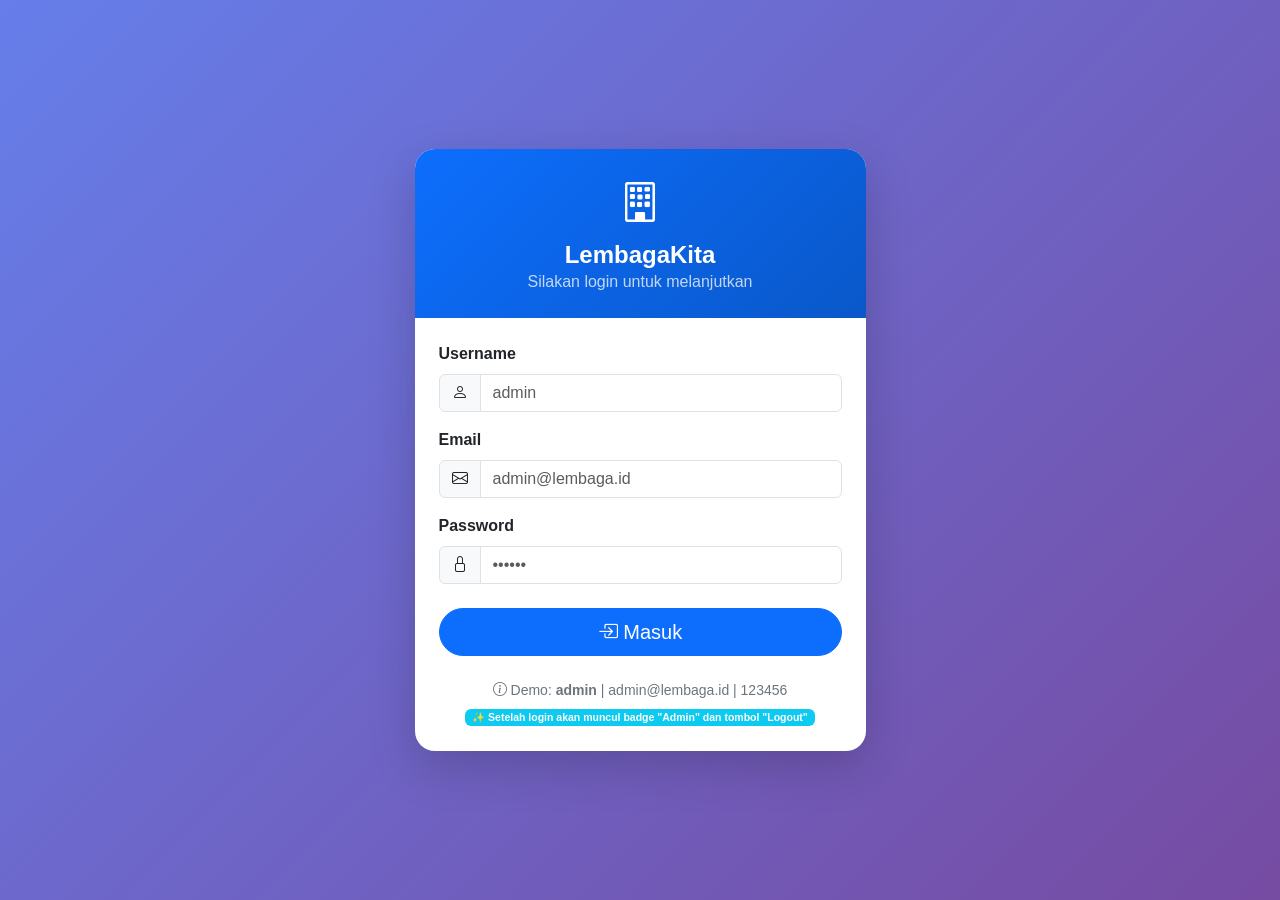
<file: login.html>
<!DOCTYPE html>
<html lang="id">
<head>
    <meta charset="UTF-8">
    <meta name="viewport" content="width=device-width, initial-scale=1.0">
    <title>Login | LembagaKita</title>
    <link href="https://cdn.jsdelivr.net/npm/bootstrap@5.3.0-alpha1/dist/css/bootstrap.min.css" rel="stylesheet">
    <link rel="stylesheet" href="https://cdn.jsdelivr.net/npm/bootstrap-icons@1.11.3/font/bootstrap-icons.min.css">
    <link rel="stylesheet" href="css/style.css">
    <style>
        .login-card {
            border-radius: 20px;
            overflow: hidden;
        }
        .login-header {
            background: linear-gradient(135deg, #0d6efd, #0a58ca);
        }
        body {
            background: linear-gradient(135deg, #667eea 0%, #764ba2 100%);
            min-height: 100vh;
        }
        .card {
            backdrop-filter: blur(10px);
        }
    </style>
</head>
<body>

<div class="container">
    <div class="row justify-content-center min-vh-100 align-items-center">
        <div class="col-md-5">
            <div class="card login-card shadow-lg border-0">
                <div class="login-header text-white text-center py-4">
                    <i class="bi bi-building fs-1"></i>
                    <h3 class="mb-0 mt-2">LembagaKita</h3>
                    <p class="mb-0 opacity-75">Silakan login untuk melanjutkan</p>
                </div>
                <div class="card-body p-4">
                    <form id="loginForm">
                        <div class="mb-3">
                            <label class="form-label fw-semibold">Username</label>
                            <div class="input-group">
                                <span class="input-group-text bg-light"><i class="bi bi-person"></i></span>
                                <input type="text" class="form-control" id="loginUsername" placeholder="admin" required>
                            </div>
                        </div>
                        <div class="mb-3">
                            <label class="form-label fw-semibold">Email</label>
                            <div class="input-group">
                                <span class="input-group-text bg-light"><i class="bi bi-envelope"></i></span>
                                <input type="email" class="form-control" id="loginEmail" placeholder="admin@lembaga.id" required>
                            </div>
                        </div>
                        <div class="mb-4">
                            <label class="form-label fw-semibold">Password</label>
                            <div class="input-group">
                                <span class="input-group-text bg-light"><i class="bi bi-lock"></i></span>
                                <input type="password" class="form-control" id="loginPassword" placeholder="••••••" required>
                            </div>
                        </div>
                        <button type="submit" class="btn btn-primary btn-lg w-100 rounded-pill">
                            <i class="bi bi-box-arrow-in-right"></i> Masuk
                        </button>
                        <div id="loginError" class="alert alert-danger mt-3 d-none">
                            Login gagal! Gunakan: admin / admin@lembaga.id / 123456
                        </div>
                    </form>
                    <div class="mt-4 text-center small text-secondary">
                        <i class="bi bi-info-circle"></i> Demo: <strong>admin</strong> | admin@lembaga.id | 123456
                        <br>
                        <span class="badge bg-info mt-2">✨ Setelah login akan muncul badge "Admin" dan tombol "Logout"</span>
                    </div>
                </div>
            </div>
        </div>
    </div>
</div>

<script src="https://code.jquery.com/jquery-3.7.1.min.js"></script>
<script src="https://cdn.jsdelivr.net/npm/bootstrap@5.3.0-alpha1/dist/js/bootstrap.bundle.min.js"></script>

<script>
    $(document).ready(function() {
        // Cek apakah sudah login, jika sudah redirect ke index
        if (localStorage.getItem("isLoggedIn") === "true") {
            window.location.href = "index.html";
            return;
        }
        
        $("#loginForm").on("submit", function(e) {
            e.preventDefault();
            
            const username = $("#loginUsername").val().trim();
            const email = $("#loginEmail").val().trim();
            const password = $("#loginPassword").val().trim();
            
            // Debug: lihat input di console
            console.log("Username:", username);
            console.log("Email:", email);
            console.log("Password:", password);
            
            // Validasi login
            if (username === "admin" && email === "admin@lembaga.id" && password === "123456") {
                // Simpan data ke localStorage
                localStorage.setItem("isLoggedIn", "true");
                localStorage.setItem("isAdmin", "true");
                localStorage.setItem("currentUser", JSON.stringify({ 
                    username: username, 
                    email: email, 
                    role: "admin",
                    displayName: "Admin"
                }));
                
                console.log("Login berhasil! Redirecting...");
                
                // Redirect ke halaman index
                window.location.href = "index.html";
            } else {
                // Tampilkan error
                $("#loginError").removeClass("d-none");
                console.log("Login gagal!");
            }
        });
    });
</script>
</body>
</html>
</file>
<file: css/style.css>
/* ======================= RESET & BASE ======================= */
* {
    margin: 0;
    padding: 0;
    box-sizing: border-box;
    font-family: 'Inter', sans-serif;
}

body {
    background: #f4f7fc;
    overflow-x: hidden;
    font-size: 16px;
    line-height: 1.5;
}

/* ======================= ROOT VARIABLES ======================= */
:root {
    --font-size-base: 16px;
    --font-size-sm: 0.875rem;
    --font-size-md: 1rem;
    --font-size-lg: 1.125rem;
    --font-size-xl: 1.25rem;
    --font-size-2xl: 1.5rem;
    --font-size-3xl: 2rem;
    --font-size-4xl: 2.5rem;
    
    --color-primary: #0d6efd;
    --color-primary-dark: #0a58ca;
    --color-success: #198754;
    --color-danger: #dc3545;
    --color-warning: #ffc107;
    --color-dark: #1e2a3a;
    --color-light: #f8f9fa;
    --color-gray: #6c757d;
    --color-gray-light: #e9ecef;
    
    --shadow-sm: 0 2px 4px rgba(0,0,0,0.05);
    --shadow-md: 0 5px 15px rgba(0,0,0,0.08);
    --shadow-lg: 0 10px 30px rgba(0,0,0,0.1);
    --shadow-xl: 0 20px 40px rgba(0,0,0,0.15);
    
    --radius-sm: 8px;
    --radius-md: 12px;
    --radius-lg: 16px;
    --radius-xl: 20px;
    --radius-2xl: 24px;
    --radius-3xl: 32px;
}

/* ======================= TYPOGRAPHY ======================= */
h1 { font-size: var(--font-size-4xl); font-weight: 700; }
h2 { font-size: var(--font-size-3xl); font-weight: 700; }
h3 { font-size: var(--font-size-2xl); font-weight: 600; }
h4 { font-size: var(--font-size-xl); font-weight: 600; }
h5 { font-size: var(--font-size-lg); font-weight: 600; }
h6 { font-size: var(--font-size-md); font-weight: 600; }

/* ======================= LOADING SCREEN ======================= */
.loader-wrapper {
    position: fixed;
    top: 0;
    left: 0;
    width: 100%;
    height: 100%;
    background: linear-gradient(135deg, #667eea, #764ba2);
    display: flex;
    flex-direction: column;
    justify-content: center;
    align-items: center;
    z-index: 9999;
    animation: fadeOut 0.8s ease-out 2s forwards;
}
@keyframes fadeOut {
    to { opacity: 0; visibility: hidden; }
}
.loader {
    width: 60px;
    height: 60px;
    border: 6px solid rgba(255,255,255,0.3);
    border-top: 6px solid white;
    border-radius: 50%;
    animation: spin 1s linear infinite;
}
@keyframes spin {
    0% { transform: rotate(0deg); }
    100% { transform: rotate(360deg); }
}
.loading-text {
    color: white;
    margin-top: 20px;
    font-size: 18px;
    animation: blink 1.5s infinite;
}
@keyframes blink {
    0%, 100% { opacity: 1; }
    50% { opacity: 0.5; }
}

/* ======================= NAVBAR ======================= */
.navbar {
    background: white !important;
    transition: all 0.3s ease;
    padding: 0.75rem 0;
}
.navbar.scrolled {
    box-shadow: var(--shadow-lg);
    padding: 0.5rem 0;
}
.container-fluid {
    padding-left: 30px;
    padding-right: 30px;
}
.navbar-brand {
    font-weight: 800;
    font-size: 1.5rem;
    cursor: pointer;
    transition: transform 0.3s ease;
    white-space: nowrap;
}
.navbar-brand:hover {
    transform: scale(1.02);
}
.brand-icon {
    background: linear-gradient(135deg, var(--color-primary), var(--color-primary-dark));
    padding: 6px 12px;
    border-radius: 14px;
    color: white;
    margin-right: 8px;
    box-shadow: var(--shadow-sm);
    transition: all 0.3s ease;
    display: inline-block;
}
.navbar-brand:hover .brand-icon {
    transform: rotate(5deg) scale(1.05);
}
.nav-link {
    font-weight: 500;
    color: var(--color-dark);
    transition: all 0.3s ease;
    padding: 8px 12px;
    border-radius: var(--radius-sm);
    position: relative;
    white-space: nowrap;
}
.nav-link::after {
    content: '';
    position: absolute;
    bottom: 0;
    left: 50%;
    width: 0;
    height: 2px;
    background: var(--color-primary);
    transition: all 0.3s ease;
    transform: translateX(-50%);
}
.nav-link:hover::after {
    width: 70%;
}
.nav-link:hover {
    background: var(--color-gray-light);
    color: var(--color-primary);
    transform: translateY(-2px);
}
.nav-link i {
    margin-right: 6px;
    transition: transform 0.3s ease;
}
.nav-link:hover i {
    transform: scale(1.1);
}
.nav-link.active {
    color: var(--color-primary);
    font-weight: 600;
}
.nav-link.active::after {
    width: 70%;
}

/* Dropdown */
.dropdown-menu {
    border: none;
    box-shadow: var(--shadow-lg);
    border-radius: var(--radius-md);
    padding: 8px 0;
    margin-top: 8px;
}
.dropdown-menu-end {
    right: 0;
    left: auto;
}
.dropdown-item {
    font-weight: 500;
    padding: 10px 20px;
    transition: all 0.2s ease;
}
.dropdown-item:hover {
    background: var(--color-gray-light);
    color: var(--color-primary);
    transform: translateX(5px);
}
.dropdown-item i {
    margin-right: 8px;
    width: 20px;
    transition: transform 0.2s ease;
}
.dropdown-item:hover i {
    transform: scale(1.1);
}
.dropdown-divider {
    margin: 5px 0;
}

/* Language Selector */
.language-selector {
    display: flex;
    align-items: center;
    gap: 5px;
    margin-left: 15px;
    padding: 5px 10px;
    border-radius: 30px;
    background: var(--color-light);
    cursor: pointer;
    transition: all 0.3s ease;
}
.language-selector:hover {
    background: var(--color-gray-light);
    transform: scale(1.02);
}
.lang-option {
    padding: 5px 10px;
    border-radius: 20px;
    font-size: 0.85rem;
    font-weight: 500;
    transition: all 0.2s ease;
    cursor: pointer;
}
.lang-option:hover {
    background: #dee2e6;
    transform: scale(1.05);
}
.lang-option.active {
    background: var(--color-primary);
    color: white;
}

/* Admin Badge */
.admin-badge {
    background: linear-gradient(135deg, var(--color-primary), var(--color-primary-dark));
    color: white;
    padding: 5px 12px;
    border-radius: 50px;
    font-size: 0.85rem;
    display: inline-flex;
    align-items: center;
    gap: 6px;
    box-shadow: var(--shadow-sm);
}
.admin-badge-link {
    cursor: default !important;
    padding: 8px 12px !important;
}
.logout-btn {
    color: var(--color-danger) !important;
}
.logout-btn:hover {
    background: var(--color-danger) !important;
    color: white !important;
}
.logout-btn:hover::after {
    width: 0;
}

/* Responsive Navbar */
@media (min-width: 992px) {
    .navbar-nav {
        margin-left: auto !important;
    }
}
@media (max-width: 991px) {
    .navbar-brand {
        margin-left: 0;
    }
    .language-selector {
        margin-left: 0;
        margin-top: 10px;
        justify-content: center;
    }
    .navbar-nav {
        padding: 15px 0;
    }
    .nav-link::after {
        display: none;
    }
    .dropdown-menu {
        border: none;
        background: transparent;
        box-shadow: none;
        padding-left: 20px;
    }
    .dropdown-item {
        padding: 8px 20px;
    }
    .dropdown-item:hover {
        transform: translateX(10px);
    }
}

/* ======================= HERO SLIDESHOW ======================= */
.hero-slideshow-section {
    margin: 1rem;
    border-radius: 24px;
    overflow: hidden;
}
.hero-slideshow-container {
    position: relative;
    width: 100%;
    height: 80vh;
    min-height: 500px;
    overflow: hidden;
    border-radius: 24px;
}
.hero-slide {
    position: absolute;
    top: 0;
    left: 0;
    width: 100%;
    height: 100%;
    background-size: cover;
    background-position: center;
    opacity: 0;
    transition: opacity 0.8s ease-in-out;
    display: flex;
    align-items: center;
    justify-content: center;
    text-align: center;
}
.hero-slide.active {
    opacity: 1;
    z-index: 1;
}
.hero-slide-content {
    max-width: 800px;
    padding: 20px;
    color: white;
}
.hero-slide-content .welcome-title {
    font-size: 3rem;
    font-weight: 800;
    margin-bottom: 1.5rem;
    text-shadow: 2px 2px 4px rgba(0,0,0,0.3);
}

/* Tombol navigasi slideshow */
.hero-slide-prev, .hero-slide-next {
    position: absolute;
    top: 50%;
    transform: translateY(-50%);
    background: rgba(0,0,0,0.5);
    color: white;
    border: none;
    width: 45px;
    height: 45px;
    border-radius: 50%;
    cursor: pointer;
    z-index: 10;
    font-size: 20px;
    transition: all 0.3s;
}
.hero-slide-prev {
    left: 20px;
}
.hero-slide-next {
    right: 20px;
}
.hero-slide-prev:hover, .hero-slide-next:hover {
    background: rgba(0,0,0,0.8);
    transform: translateY(-50%) scale(1.05);
}

/* Lingkaran navigasi (dots) */
.hero-slide-dots {
    position: absolute;
    bottom: 20px;
    left: 0;
    right: 0;
    display: flex;
    justify-content: center;
    gap: 12px;
    z-index: 10;
}
.hero-slide-dots .dot {
    width: 12px;
    height: 12px;
    background: rgba(255,255,255,0.5);
    border-radius: 50%;
    cursor: pointer;
    transition: all 0.3s;
}
.hero-slide-dots .dot.active {
    background: #0d6efd;
    transform: scale(1.2);
}
.hero-slide-dots .dot:hover {
    background: #0d6efd;
}

/* Search Container */
.search-container {
    max-width: 600px;
    margin: 0 auto;
}
.search-wrapper {
    display: flex;
    box-shadow: var(--shadow-lg);
    border-radius: 60px;
    background: white;
    overflow: hidden;
}
.search-input {
    flex: 1;
    border: none;
    outline: none;
    padding: 14px 20px;
    font-size: 1rem;
}
.search-btn {
    background: var(--color-primary);
    border: none;
    padding: 0 28px;
    color: white;
    cursor: pointer;
    transition: all 0.3s ease;
}
.search-btn:hover {
    background: var(--color-primary-dark);
    transform: scale(1.02);
}
.search-result-highlight {
    background: #fff3cd;
    padding: 12px;
    border-radius: var(--radius-xl);
    margin-top: 16px;
}

/* ======================= POPUP SLIDE DOWN ======================= */
.website-popup {
    display: none;
    position: fixed;
    top: 0;
    left: 0;
    width: 100%;
    height: 100%;
    background: rgba(0,0,0,0.7);
    z-index: 10000;
    align-items: center;
    justify-content: center;
}
.website-popup.active {
    display: flex;
}
.popup-content {
    background: white;
    width: 500px;
    max-width: 90%;
    border-radius: 20px;
    overflow: hidden;
    animation: popupFadeIn 0.3s ease;
    position: relative;
    cursor: grab;
}
.popup-content:active {
    cursor: grabbing;
}
@keyframes popupFadeIn {
    from { transform: scale(0.8) translateY(0); opacity: 0; }
    to { transform: scale(1) translateY(0); opacity: 1; }
}
.popup-header {
    background: linear-gradient(135deg, #0d6efd, #0a58ca);
    color: white;
    padding: 15px 20px;
    display: flex;
    justify-content: space-between;
    align-items: center;
}
.popup-header h4 {
    margin: 0;
}
.popup-close {
    background: none;
    border: none;
    color: white;
    font-size: 24px;
    cursor: pointer;
}
.popup-body {
    padding: 20px;
    text-align: center;
}
.popup-body img {
    width: 100%;
    border-radius: 12px;
    margin-bottom: 15px;
}
.popup-body h3 {
    color: #0d6efd;
    margin-bottom: 10px;
}
.popup-body p {
    color: #666;
    margin-bottom: 20px;
}
.popup-btn {
    background: linear-gradient(135deg, #0d6efd, #0a58ca);
    color: white;
    border: none;
    padding: 12px 30px;
    border-radius: 30px;
    font-weight: 600;
    cursor: pointer;
    transition: 0.3s;
}
.popup-btn:hover {
    transform: scale(1.02);
    box-shadow: 0 5px 15px rgba(13,110,253,0.3);
}
.popup-swipe-indicator {
    text-align: center;
    padding: 10px;
    color: #999;
    font-size: 12px;
    border-top: 1px solid #eee;
}

/* ======================= MUSIC TOGGLE BUTTON ======================= */
.music-toggle-btn {
    position: fixed;
    bottom: 100px;
    left: 20px;
    background: rgba(0,0,0,0.6);
    color: white;
    border: none;
    padding: 10px 15px;
    border-radius: 30px;
    cursor: pointer;
    z-index: 999;
    font-size: 14px;
    transition: all 0.3s;
}
.music-toggle-btn:hover {
    background: rgba(0,0,0,0.8);
    transform: scale(1.02);
}

/* ======================= FEATURED CARD ======================= */
.featured-card {
    background: white;
    border-radius: 20px;
    overflow: hidden;
    transition: all 0.3s ease;
    cursor: pointer;
    height: 100%;
    display: flex;
    flex-direction: column;
    box-shadow: var(--shadow-md);
}
.featured-card:hover {
    transform: translateY(-10px);
    box-shadow: var(--shadow-xl);
}
.featured-image {
    position: relative;
    height: 200px;
    overflow: hidden;
}
.featured-image img {
    width: 100%;
    height: 100%;
    object-fit: cover;
    transition: transform 0.5s ease;
}
.featured-card:hover .featured-image img {
    transform: scale(1.05);
}
.featured-badge {
    position: absolute;
    top: 15px;
    left: 15px;
    padding: 5px 12px;
    border-radius: 20px;
    font-size: 0.7rem;
    font-weight: 600;
    background: var(--color-primary);
    color: white;
    z-index: 1;
}
.featured-body {
    padding: 1.5rem;
    flex: 1;
    display: flex;
    flex-direction: column;
}
.featured-body h4 {
    font-size: 1.2rem;
    font-weight: 700;
    margin-bottom: 0.75rem;
}
.featured-body p {
    font-size: 0.85rem;
    color: var(--color-gray);
    margin-bottom: 1rem;
    line-height: 1.5;
}
.featured-meta {
    display: flex;
    gap: 15px;
    font-size: 0.75rem;
    color: #adb5bd;
    margin-bottom: 0.5rem;
}
.featured-meta i {
    margin-right: 5px;
}

/* ======================= GALLERY ======================= */
.gallery-item {
    position: relative;
    overflow: hidden;
    border-radius: 16px;
    cursor: pointer;
    transition: all 0.3s ease;
}
.gallery-item:hover {
    transform: translateY(-5px);
    box-shadow: 0 10px 25px rgba(0,0,0,0.15);
}
.gallery-item img {
    width: 100%;
    height: 200px;
    object-fit: cover;
    transition: transform 0.5s ease;
}
.gallery-item:hover img {
    transform: scale(1.05);
}
.gallery-overlay {
    position: absolute;
    bottom: 0;
    left: 0;
    right: 0;
    background: linear-gradient(transparent, rgba(0,0,0,0.85));
    color: white;
    padding: 15px;
    transform: translateY(100%);
    transition: transform 0.3s ease;
}
.gallery-item:hover .gallery-overlay {
    transform: translateY(0);
}
.gallery-overlay h5 {
    margin: 0 0 5px;
    font-size: 1rem;
}
.gallery-overlay p {
    font-size: 0.75rem;
    margin: 0 0 5px;
    opacity: 0.9;
}
.gallery-overlay small {
    font-size: 0.7rem;
    opacity: 0.7;
}

/* ======================= MODAL PREVIEW ======================= */
.image-modal {
    display: none;
    position: fixed;
    top: 0;
    left: 0;
    width: 100%;
    height: 100%;
    background: rgba(0,0,0,0.9);
    z-index: 9999;
    cursor: pointer;
}
.image-modal.active {
    display: flex;
    align-items: center;
    justify-content: center;
}
.image-modal img {
    max-width: 90%;
    max-height: 90%;
    border-radius: 10px;
}
.modal-close {
    position: absolute;
    top: 20px;
    right: 35px;
    color: white;
    font-size: 40px;
    cursor: pointer;
    transition: 0.3s;
}
.modal-close:hover {
    color: #0d6efd;
}

/* ======================= SECTION TITLE ======================= */
.section-title {
    font-size: 1.8rem;
    font-weight: 700;
    position: relative;
    display: inline-block;
    padding-bottom: 10px;
}
.section-title:after {
    content: '';
    position: absolute;
    bottom: 0;
    left: 0;
    width: 100%;
    height: 3px;
    background: linear-gradient(135deg, var(--color-primary), var(--color-primary-dark));
    border-radius: 3px;
}
.section-title-no-line {
    font-size: 1.8rem;
    font-weight: 700;
    display: inline-block;
}

/* ======================= NEWS CARD ======================= */
.news-card {
    background: white;
    border-radius: var(--radius-xl);
    overflow: hidden;
    transition: all 0.3s ease;
    cursor: pointer;
    height: 100%;
    display: flex;
    flex-direction: column;
    box-shadow: var(--shadow-md);
}
.news-card:hover {
    transform: translateY(-10px);
    box-shadow: var(--shadow-xl);
}
.news-image-wrapper {
    height: 200px;
    overflow: hidden;
    position: relative;
    flex-shrink: 0;
}
.news-image {
    width: 100%;
    height: 100%;
    object-fit: cover;
    transition: transform 0.5s ease;
}
.news-card:hover .news-image {
    transform: scale(1.05);
}
.news-category {
    position: absolute;
    top: 15px;
    left: 15px;
    padding: 5px 12px;
    border-radius: 20px;
    font-size: 0.75rem;
    font-weight: 600;
    background: rgba(0,0,0,0.7);
    color: white;
    z-index: 1;
}
.news-category.Berita, .news-category.berita { background: var(--color-primary); }
.news-category.Pengumuman, .news-category.pengumuman { background: var(--color-success); }
.news-category.Acara, .news-category.acara { background: #fd7e14; }
.news-category.Prestasi, .news-category.prestasi { background: var(--color-warning); color: #000; }
.news-category.Lowongan, .news-category.lowongan { background: var(--color-danger); }
.news-body {
    padding: 1.5rem;
    flex: 1;
    display: flex;
    flex-direction: column;
}
.news-title {
    font-size: 1rem;
    font-weight: 700;
    margin-bottom: 0.75rem;
    line-height: 1.4;
    display: -webkit-box;
    -webkit-line-clamp: 2;
    line-clamp: 2;
    -webkit-box-orient: vertical;
    overflow: hidden;
    text-overflow: ellipsis;
}
.news-excerpt {
    font-size: 0.85rem;
    color: var(--color-gray);
    line-height: 1.5;
    margin-bottom: 1rem;
    display: -webkit-box;
    -webkit-line-clamp: 3;
    line-clamp: 3;
    -webkit-box-orient: vertical;
    overflow: hidden;
    text-overflow: ellipsis;
}
.news-meta {
    display: flex;
    justify-content: space-between;
    font-size: 0.75rem;
    color: #adb5bd;
    margin-top: auto;
    padding-top: 0.5rem;
}
.news-meta i {
    margin-right: 5px;
}

/* ======================= STAT CARD ======================= */
.stat-card {
    background: white;
    border-radius: var(--radius-xl);
    padding: 1.5rem;
    text-align: center;
    transition: all 0.3s ease;
    box-shadow: var(--shadow-md);
}
.stat-card:hover {
    transform: translateY(-5px);
    box-shadow: var(--shadow-lg);
}
.stat-card h3 {
    font-size: 2rem;
    font-weight: 800;
    margin: 0.5rem 0;
}
.stat-card i {
    font-size: 2.5rem;
}

/* ======================= FILTER BUTTON ======================= */
.filter-btn.active {
    background: #0d6efd !important;
    color: white !important;
}

/* ======================= OTHER PAGES ======================= */
.page-card {
    background: white;
    border-radius: var(--radius-3xl);
    padding: 2rem;
    box-shadow: var(--shadow-lg);
    margin: 1rem 0;
}
.contact-phone-card {
    background: #eef4ff;
    border-left: 5px solid var(--color-primary);
    border-radius: var(--radius-2xl);
}
.profile-card {
    background: linear-gradient(135deg, #667eea 0%, #764ba2 100%);
    color: white;
    border-radius: var(--radius-3xl);
    padding: 2rem;
    margin: 1rem 0;
}
.profile-card h2, .profile-card h3 {
    color: white;
}
.profile-card hr {
    background-color: rgba(255,255,255,0.3);
}

/* ======================= FOOTER ======================= */
.footer-new {
    background: var(--color-dark);
    color: #e0e0e0;
    padding: 3rem 0 1.5rem;
    margin-top: 3rem;
}
.footer-logo {
    display: flex;
    align-items: center;
    gap: 10px;
    margin-bottom: 15px;
}
.footer-logo i {
    color: var(--color-primary);
    font-size: 2rem;
}
.footer-logo h4 {
    color: white;
    margin: 0;
}
.footer-description {
    color: #ecd2d2;
    line-height: 1.6;
}
.footer-links {
    list-style: none;
    padding: 0;
    margin: 0;
}
.footer-links li {
    margin-bottom: 10px;
}
.footer-links a {
    color: #adb5bd;
    text-decoration: none;
    transition: all 0.3s ease;
}
.footer-links a:hover {
    color: var(--color-primary);
    padding-left: 5px;
}
.footer-new h5 {
    color: white;
    margin-bottom: 1.2rem;
    font-size: 1.1rem;
}
.footer-new h5 i {
    margin-right: 8px;
    color: var(--color-primary);
}
.social-icons {
    display: flex;
    gap: 12px;
    flex-wrap: wrap;
    margin-bottom: 25px;
}
.social-icon {
    width: 40px;
    height: 40px;
    background: rgba(255,255,255,0.1);
    border-radius: 50%;
    display: flex;
    align-items: center;
    justify-content: center;
    color: white;
    font-size: 1.2rem;
    transition: all 0.3s ease;
    text-decoration: none;
}
.social-icon:hover {
    background: var(--color-primary);
    color: white;
    transform: translateY(-3px);
}
.app-buttons {
    display: flex;
    gap: 10px;
    flex-wrap: wrap;
    margin-top: 10px;
}
.app-btn {
    background: rgba(255,255,255,0.1);
    padding: 8px 15px;
    border-radius: 30px;
    color: white;
    text-decoration: none;
    font-size: 0.8rem;
    transition: all 0.3s ease;
    display: inline-flex;
    align-items: center;
    gap: 8px;
}
.app-btn:hover {
    background: var(--color-primary);
    color: white;
    transform: translateY(-2px);
}
.footer-new hr {
    background-color: rgba(255, 255, 255, 0.952);
    margin: 20px 0;
}

/* ======================= DARK MODE ======================= */
body.dark-mode {
    background: #1a1a2e;
    color: #eee;
}
body.dark-mode .navbar,
body.dark-mode .card,
body.dark-mode .page-card,
body.dark-mode .stat-card,
body.dark-mode .news-card,
body.dark-mode .featured-card,
body.dark-mode .contact-phone-card,
body.dark-mode .profile-card {
    background: #16213e;
    color: #eee;
    border-color: #0f3460;
}
body.dark-mode .bg-light,
body.dark-mode .bg-white {
    background: #0f3460 !important;
    color: #eee;
}
body.dark-mode .text-muted {
    color: #adb5bd !important;
}
body.dark-mode .footer-new {
    background: #0f0f1a;
}
body.dark-mode .language-selector,
body.dark-mode .search-wrapper {
    background: #0f3460;
    color: white;
}
body.dark-mode .search-input {
    background: #0f3460;
    color: white;
}
body.dark-mode .dropdown-menu {
    background: #16213e;
    border-color: #0f3460;
}
body.dark-mode .dropdown-item {
    color: #eee;
}
body.dark-mode .dropdown-item:hover {
    background: #0f3460;
}
body.dark-mode .modal-content {
    background: #16213e;
    color: #eee;
}
body.dark-mode .btn-close {
    filter: invert(1);
}
body.dark-mode .comment-item {
    background: #0f3460 !important;
}

/* ======================= LIVE CHAT ======================= */
.live-chat-btn {
    position: fixed;
    bottom: 30px;
    right: 30px;
    width: 60px;
    height: 60px;
    background: linear-gradient(135deg, #25D366, #128C7E);
    border-radius: 50%;
    display: flex;
    align-items: center;
    justify-content: center;
    cursor: pointer;
    box-shadow: 0 5px 20px rgba(0,0,0,0.2);
    transition: all 0.3s ease;
    z-index: 1000;
    border: none;
    color: white;
    font-size: 28px;
}
.live-chat-btn:hover {
    transform: scale(1.1);
}
.live-chat-window {
    position: fixed;
    bottom: 100px;
    right: 30px;
    width: 350px;
    height: 450px;
    background: white;
    border-radius: 20px;
    box-shadow: 0 10px 40px rgba(0,0,0,0.2);
    display: none;
    flex-direction: column;
    overflow: hidden;
    z-index: 1001;
    animation: slideUp 0.3s ease;
}
.live-chat-window.active {
    display: flex;
}
.live-chat-header {
    background: linear-gradient(135deg, #25D366, #128C7E);
    color: white;
    padding: 15px;
    display: flex;
    justify-content: space-between;
    align-items: center;
}
.live-chat-header-info {
    display: flex;
    align-items: center;
    gap: 10px;
}
.live-chat-header-info i {
    font-size: 24px;
}
.live-chat-close {
    background: none;
    border: none;
    color: white;
    font-size: 18px;
    cursor: pointer;
}
.live-chat-messages {
    flex: 1;
    padding: 15px;
    overflow-y: auto;
    background: #f5f7fa;
    display: flex;
    flex-direction: column;
    gap: 12px;
}
.chat-message {
    display: flex;
    flex-direction: column;
    max-width: 85%;
}
.chat-message.user {
    align-self: flex-end;
}
.chat-message.bot {
    align-self: flex-start;
}
.chat-message-content {
    padding: 10px 14px;
    border-radius: 18px;
    font-size: 13px;
    line-height: 1.4;
    word-wrap: break-word;
}
.chat-message.user .chat-message-content {
    background: #25D366;
    color: white;
    border-bottom-right-radius: 5px;
}
.chat-message.bot .chat-message-content {
    background: white;
    color: #333;
    border-bottom-left-radius: 5px;
    box-shadow: 0 1px 2px rgba(0,0,0,0.1);
}
.chat-time {
    font-size: 10px;
    color: #999;
    margin-top: 4px;
    margin-left: 8px;
}
.live-chat-input {
    display: flex;
    padding: 12px;
    background: white;
    border-top: 1px solid #eee;
    gap: 8px;
}
.live-chat-input input {
    flex: 1;
    padding: 10px 15px;
    border: 1px solid #ddd;
    border-radius: 25px;
    outline: none;
    font-size: 13px;
}
.live-chat-input input:focus {
    border-color: #25D366;
}
.live-chat-input button {
    background: #25D366;
    border: none;
    width: 40px;
    height: 40px;
    border-radius: 50%;
    color: white;
    cursor: pointer;
    transition: 0.2s;
}
.live-chat-input button:hover {
    background: #128C7E;
    transform: scale(1.02);
}
@keyframes slideUp {
    from { opacity: 0; transform: translateY(20px); }
    to { opacity: 1; transform: translateY(0); }
}


/* ======================= RESPONSIVE ======================= */
@media (max-width: 768px) {
    :root {
        --font-size-base: 14px;
        --font-size-4xl: 2rem;
        --font-size-3xl: 1.5rem;
    }
    .hero-slideshow-container {
        height: 60vh;
        min-height: 400px;
    }
    .hero-slide-content .welcome-title {
        font-size: 1.8rem;
    }
    .hero-slide-prev, .hero-slide-next {
        width: 35px;
        height: 35px;
        font-size: 16px;
    }
    .popup-content {
        width: 95%;
    }
    .music-toggle-btn {
        bottom: 80px;
        left: 10px;
        padding: 6px 12px;
        font-size: 12px;
    }
    .section-title, .section-title-no-line {
        font-size: 1.4rem;
    }
    .search-btn span {
        display: none;
    }
    .search-btn {
        padding: 0 20px;
    }
    .footer-new {
        text-align: center;
    }
    .footer-logo {
        justify-content: center;
    }
    .social-icons {
        justify-content: center;
    }
    .app-buttons {
        justify-content: center;
    }
}


/* ======================= ANIMATIONS ======================= */
@keyframes fadeInUp {
    from { opacity: 0; transform: translateY(30px); }
    to { opacity: 1; transform: translateY(0); }
}
.fadeInUp {
    animation: fadeInUp 0.8s ease forwards;
}
.animate-float {
    animation: float 3s ease-in-out infinite;
}
@keyframes float {
    0%,100% { transform: translateY(0px); }
    50% { transform: translateY(-10px); }
}
.animate-pulse {
    animation: pulse 2s ease-in-out infinite;
}
@keyframes pulse {
    0%,100% { transform: scale(1); }
    50% { transform: scale(1.05); }
}
.delay-1 { animation-delay: 0.2s; }
.delay-2 { animation-delay: 0.4s; }
.delay-3 { animation-delay: 0.6s; }
.delay-4 { animation-delay: 0.8s; }

/* ======================= POPUP STYLES ======================= */
.website-popup {
    display: none;
    position: fixed;
    top: 0;
    left: 0;
    width: 100%;
    height: 100%;
    background: rgba(0,0,0,0.8);
    z-index: 10000;
    align-items: center;
    justify-content: center;
}
.website-popup.active {
    display: flex;
}
.popup-content {
    background: white;
    width: 500px;
    max-width: 90%;
    border-radius: 20px;
    overflow: hidden;
    animation: popupFadeIn 0.3s ease;
    position: relative;
    cursor: grab;
}
.popup-content:active {
    cursor: grabbing;
}
@keyframes popupFadeIn {
    from { transform: scale(0.8); opacity: 0; }
    to { transform: scale(1); opacity: 1; }
}
.popup-header {
    background: linear-gradient(135deg, #0d6efd, #0a58ca);
    color: white;
    padding: 15px 20px;
    display: flex;
    justify-content: space-between;
    align-items: center;
}
.popup-header h4 {
    margin: 0;
}
.popup-close {
    background: none;
    border: none;
    color: white;
    font-size: 24px;
    cursor: pointer;
    transition: 0.3s;
}
.popup-close:hover {
    transform: scale(1.1);
}
.popup-body {
    padding: 20px;
    text-align: center;
}
.popup-body img {
    width: 100%;
    border-radius: 12px;
    margin-bottom: 15px;
}
.popup-body h3 {
    color: #0d6efd;
    margin-bottom: 10px;
}
.popup-body p {
    color: #666;
    margin-bottom: 20px;
}
.popup-btn {
    background: linear-gradient(135deg, #0d6efd, #0a58ca);
    color: white;
    border: none;
    padding: 12px 30px;
    border-radius: 30px;
    font-weight: 600;
    cursor: pointer;
    transition: 0.3s;
}
.popup-btn:hover {
    transform: scale(1.02);
    box-shadow: 0 5px 15px rgba(13,110,253,0.3);
}
.popup-swipe-indicator {
    text-align: center;
    padding: 10px;
    color: #999;
    font-size: 12px;
    border-top: 1px solid #eee;
}

/* ======================= MODAL GALLERY DENGAN PENJELASAN ======================= */
.image-modal {
    display: none;
    position: fixed;
    top: 0;
    left: 0;
    width: 100%;
    height: 100%;
    background: rgba(0,0,0,0.9);
    z-index: 9999;
    cursor: pointer;
}
.image-modal.active {
    display: flex;
    align-items: center;
    justify-content: center;
}
.modal-container {
    position: relative;
    max-width: 90%;
    max-height: 90%;
    text-align: center;
}
.modal-container img {
    max-width: 100%;
    max-height: 70vh;
    border-radius: 10px;
    object-fit: contain;
}
.modal-caption {
    position: absolute;
    bottom: -80px;
    left: 0;
    right: 0;
    background: rgba(0,0,0,0.7);
    color: white;
    padding: 15px 20px;
    border-radius: 10px;
    text-align: center;
}
.modal-caption h4 {
    margin: 0 0 5px;
    color: #0d6efd;
}
.modal-caption p {
    margin: 5px 0;
    font-size: 14px;
}
.modal-caption small {
    font-size: 12px;
    opacity: 0.8;
}
.modal-close {
    position: absolute;
    top: 20px;
    right: 35px;
    color: white;
    font-size: 40px;
    cursor: pointer;
    transition: 0.3s;
    z-index: 10000;
}
.modal-close:hover {
    color: #0d6efd;
}

/* Responsive untuk modal */
@media (max-width: 768px) {
    .modal-caption {
        bottom: -100px;
        padding: 10px 15px;
    }
    .modal-caption h4 { font-size: 16px; }
    .modal-caption p { font-size: 12px; }
    .modal-caption small { font-size: 10px; }
}
</file>
